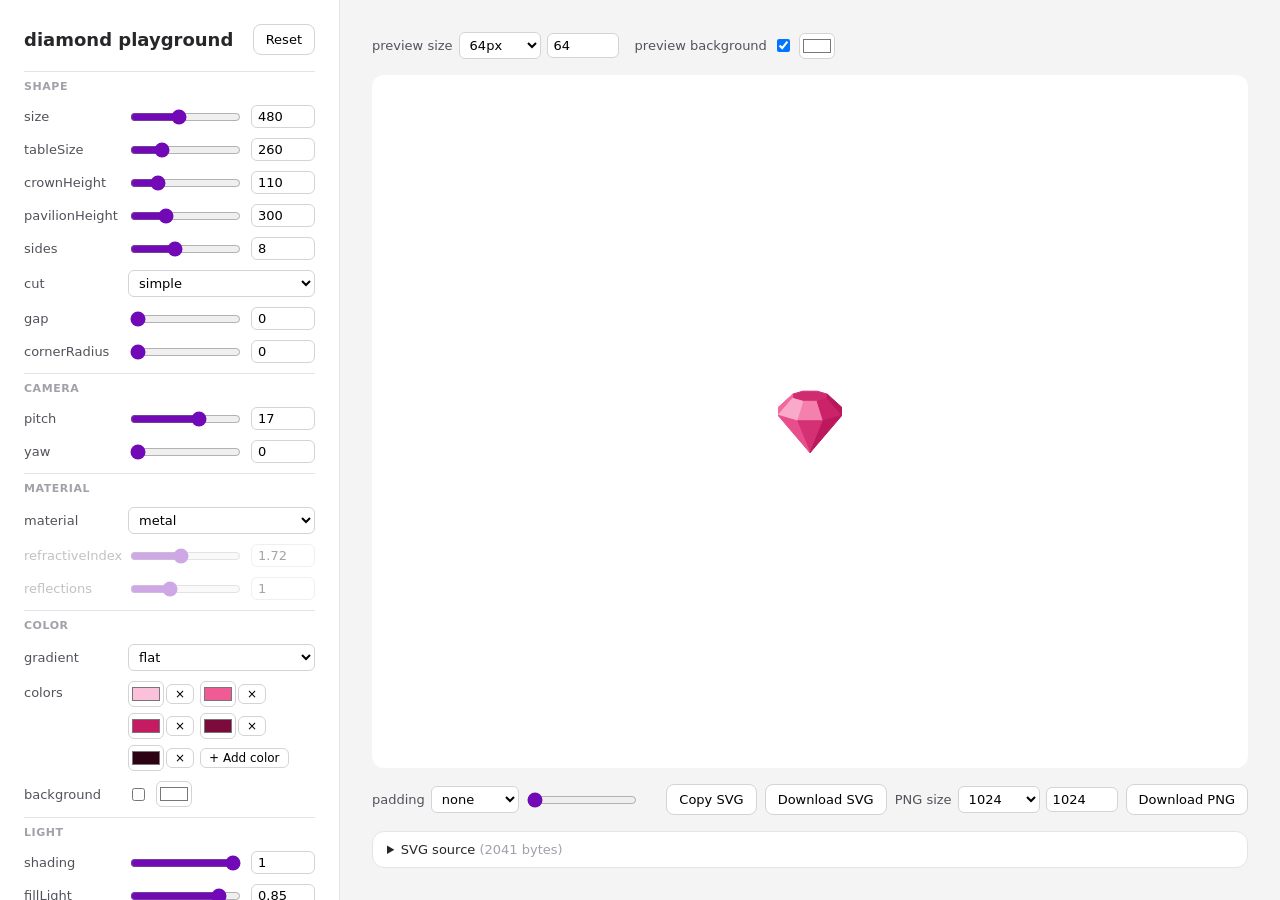
<file: index.html>
<!doctype html>
<html lang="en">
  <head>
    <meta charset="UTF-8" />
    <meta name="viewport" content="width=device-width, initial-scale=1.0" />
    <title>diamond playground</title>
    <!-- Filled in by main.ts with the currently rendered mark. -->
    <link rel="icon" type="image/svg+xml" href="data:," />
    <script type="module" crossorigin src="./assets/index-C8bK9px8.js"></script>
    <link rel="stylesheet" crossorigin href="./assets/index-DNjIWfGg.css">
  </head>
  <body>
    <main>
      <aside id="sidebar">
        <header id="sidebar-header">
          <h1>diamond playground</h1>
          <button id="reset" type="button">Reset</button>
        </header>
        <div id="controls"></div>
        <div id="warnings" hidden></div>
      </aside>
      <section id="stage">
        <!-- Preview settings only style the page around the SVG; the SVG and its exports are unaffected. -->
        <div id="preview-settings">
          <label
            >preview size
            <select id="preview-size-preset"></select>
            <input id="preview-size" type="number" min="8" max="4096" step="1" placeholder="fit"
          /></label>
          <label
            >preview background
            <input id="preview-background-on" type="checkbox" checked />
            <input id="preview-background" type="color" value="#ffffff"
          /></label>
        </div>
        <div id="preview"></div>
        <div id="stage-actions">
          <label id="padding-control"
            >padding
            <select id="padding-preset"></select>
            <input id="padding-slider" type="range" min="0" max="256" step="1"
          /></label>
          <button id="copy" type="button">Copy SVG</button>
          <button id="download" type="button">Download SVG</button>
          <label
            >PNG size
            <select id="png-size-preset"></select>
            <input id="png-size" type="number" min="16" max="4096" step="1"
          /></label>
          <button id="download-png" type="button">Download PNG</button>
        </div>
        <details id="source-details">
          <summary>SVG source <span id="byte-count"></span></summary>
          <pre id="source"></pre>
        </details>
      </section>
    </main>
  </body>
</html>
</file>
<file: assets/index-DNjIWfGg.css>
:root{--lightningcss-light:initial;--lightningcss-dark: ;color-scheme:light;font-family:system-ui,-apple-system,Segoe UI,sans-serif}*{box-sizing:border-box}body{color:#27272a;background:#f4f4f5;min-height:100vh;margin:0}main{grid-template-columns:340px 1fr;height:100vh;display:grid}#sidebar{background:#fff;border-right:1px solid #e4e4e7;flex-direction:column;gap:16px;padding:24px;display:flex;overflow-y:auto}#sidebar-header{justify-content:space-between;align-items:center;gap:12px;display:flex}h1{margin:0;font-size:18px;font-weight:650}#controls{flex-direction:column;gap:10px;display:flex}.control{align-items:center;gap:8px;font-size:13px;display:flex}.control>span{font-variant-numeric:tabular-nums;color:#52525b;flex-shrink:0;width:96px}.control.inactive{opacity:.35}.control input[type=range]{accent-color:#7209b7;flex:1;min-width:0}.control input[type=number]{width:64px;font:inherit;border:1px solid #d4d4d8;border-radius:6px;padding:3px 6px}.control select{font:inherit;background:#fff;border:1px solid #d4d4d8;border-radius:6px;flex:1;padding:4px 6px}.control input[type=color]{cursor:pointer;background:#fff;border:1px solid #d4d4d8;border-radius:6px;width:36px;height:26px;padding:1px}.control-colors{align-items:flex-start}.control-colors>span{padding-top:4px}.color-list{flex-wrap:wrap;align-items:center;gap:6px;display:flex}.color-entry{align-items:center;gap:2px;display:flex}.section{border-top:1px solid #e4e4e7;flex-direction:column;gap:10px;padding-top:8px;display:flex}.section h2{margin:0}.palettes{border-top:1px solid #e4e4e7;flex-direction:column;gap:12px;padding-top:6px;display:flex}.palette-group{flex-wrap:wrap;gap:6px;display:flex}.palette-group h2,.section h2{text-transform:uppercase;letter-spacing:.05em;color:#a1a1aa;width:100%;margin:0 0 2px;font-size:11px;font-weight:600}.palette-group h2 a,.section h2 a{color:inherit;text-decoration:none}.palette-group h2 a:hover,.section h2 a:hover{color:#52525b;text-decoration:underline}.section,.palette-group{scroll-margin-top:12px}button.palette{border-radius:6px;align-items:center;gap:6px;padding:4px 8px 4px 4px;font-size:12px;display:inline-flex}.palette-swatches{border-radius:4px;padding:2px;display:inline-flex;overflow:hidden}.palette-swatches span{width:8px;height:14px}#warnings{color:#92400e;background:#fffbeb;border:1px solid #fbbf24;border-radius:8px;padding:10px 12px;font-size:12.5px}#warnings p{margin:0}#warnings p+p{margin-top:6px}button{font:inherit;cursor:pointer;background:#fff;border:1px solid #d4d4d8;border-radius:8px;padding:7px 12px;font-size:13px}button:hover{background:#fafafa;border-color:#a1a1aa}button.small{border-radius:6px;padding:2px 8px;font-size:12px}button:disabled{opacity:.4;cursor:default}#stage{flex-direction:column;gap:16px;min-width:0;padding:32px;display:flex;overflow-y:auto}#preview-settings,#stage-actions{flex-wrap:wrap;align-items:center;gap:8px;display:flex}#preview-settings{gap:16px}#stage-actions{justify-content:flex-end}#stage-actions input[type=range]{accent-color:#7209b7;width:110px}#preview-settings label,#stage-actions label{color:#52525b;align-items:center;gap:6px;font-size:13px;display:flex}#padding-control{margin-right:auto}#preview-settings input[type=color]{cursor:pointer;background:#fff;border:1px solid #d4d4d8;border-radius:6px;width:36px;height:26px;padding:1px}#preview-settings select,#preview-settings input[type=number],#stage-actions select,#stage-actions input[type=number]{font:inherit;background:#fff;border:1px solid #d4d4d8;border-radius:6px;padding:4px 6px;font-size:13px}#preview-settings input[type=number],#stage-actions input[type=number]{width:72px}#preview{background:#fff;border-radius:12px;flex:1;justify-content:center;align-items:center;display:flex}#preview.checkerboard{background:conic-gradient(#e9e9ec 0 25%, #fff 0 50%, #e9e9ec 0 75%, #fff 0) 0 0 / 24px 24px}#preview svg{width:min(70vmin,100%);height:min(70vmin,100%)}#preview.checkerboard svg{border:1px solid #e4e4e7}#source-details{background:#fff;border:1px solid #e4e4e7;border-radius:12px}#source-details summary{cursor:pointer;-webkit-user-select:none;user-select:none;padding:10px 14px;font-size:13px}#byte-count{color:#a1a1aa}#source{margin:0;padding:0 14px 14px;font-family:ui-monospace,SF Mono,Menlo,Consolas,monospace;font-size:12px;line-height:1.5;overflow-x:auto}@media (width<=760px){main{grid-template-columns:1fr;height:auto;min-height:100vh}#sidebar{border-bottom:1px solid #e4e4e7;border-right:none;overflow-y:visible}#stage{overflow-y:visible}#preview{min-height:60vmin}}
</file>
